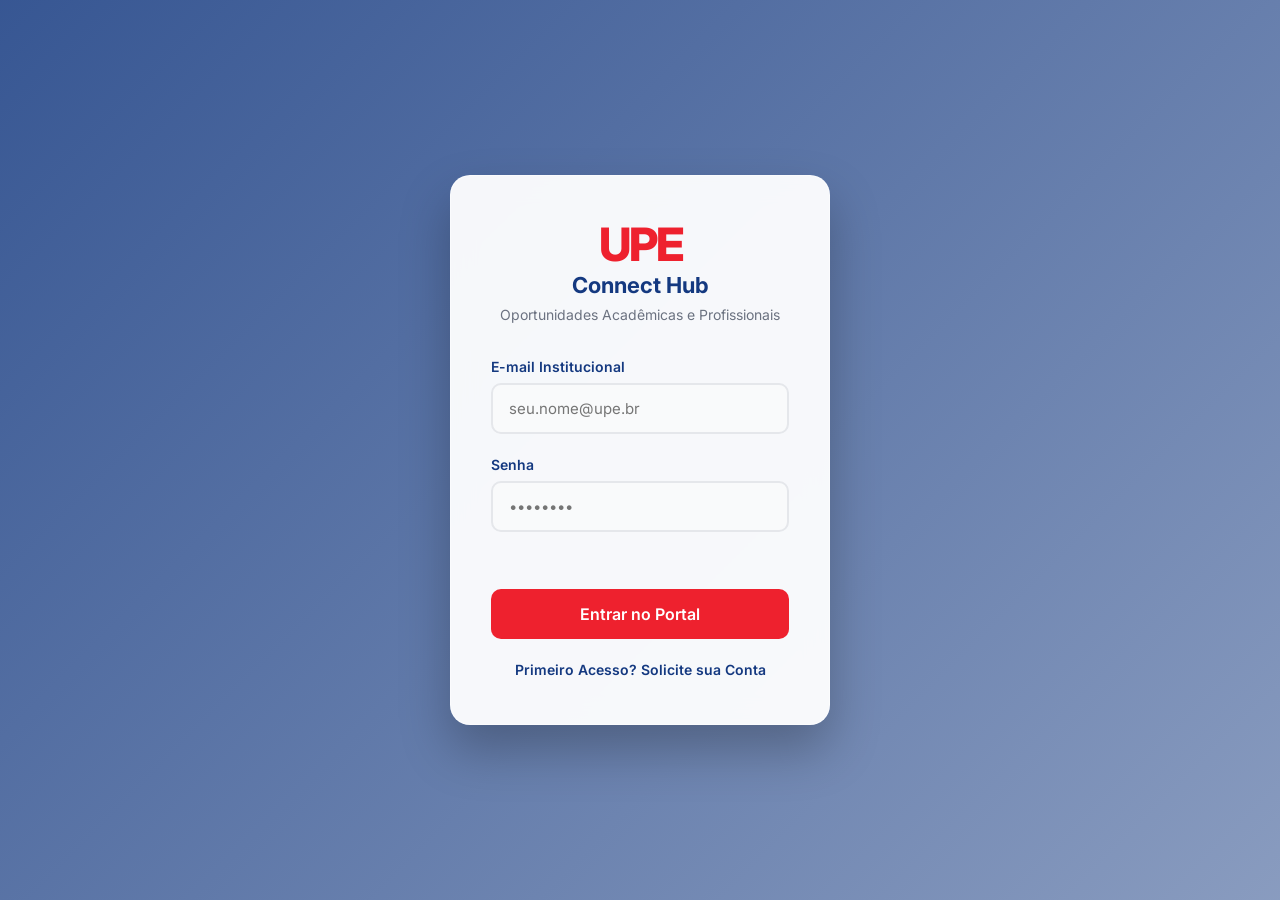
<file: frontend/index.html>
<!DOCTYPE html>
<html lang="pt-br">
<head>
    <meta charset="UTF-8">
    <meta name="viewport" content="width=device-width, initial-scale=1.0">
    <title>UPE Connect Hub - Login</title>
    <link rel="stylesheet" href="css/style.css">
    <link href="https://fonts.googleapis.com/css2?family=Inter:wght@300;400;600;700&display=swap" rel="stylesheet">
</head>
<body>
    <div class="login-container">
        <div class="glass-card">
            <div class="logo-area">
                <h1>UPE</h1>
                <h2>Connect Hub</h2>
                <p>Oportunidades Acadêmicas e Profissionais</p>
            </div>
            <form id="login-form">
                <div class="input-group">
                    <label for="email">E-mail Institucional</label>
                    <input type="email" id="email" name="email" required placeholder="seu.nome@upe.br">
                </div>
                <div class="input-group">
                    <label for="password">Senha</label>
                    <input type="password" id="password" name="password" required placeholder="••••••••">
                </div>
                <div id="error-message" class="error-message"></div>
                <button type="submit" class="btn-primary" id="login-btn">
                    <span>Entrar no Portal</span>
                </button>
            </form>
            <div style="text-align: center; margin-top: 20px;">
                <a href="cadastro.html" style="color: var(--upe-blue); font-size: 14px; text-decoration: none; font-weight: 600;">Primeiro Acesso? Solicite sua Conta</a>
            </div>
        </div>
    </div>
    <script src="js/api.js"></script>
</body>
</html>
</file>
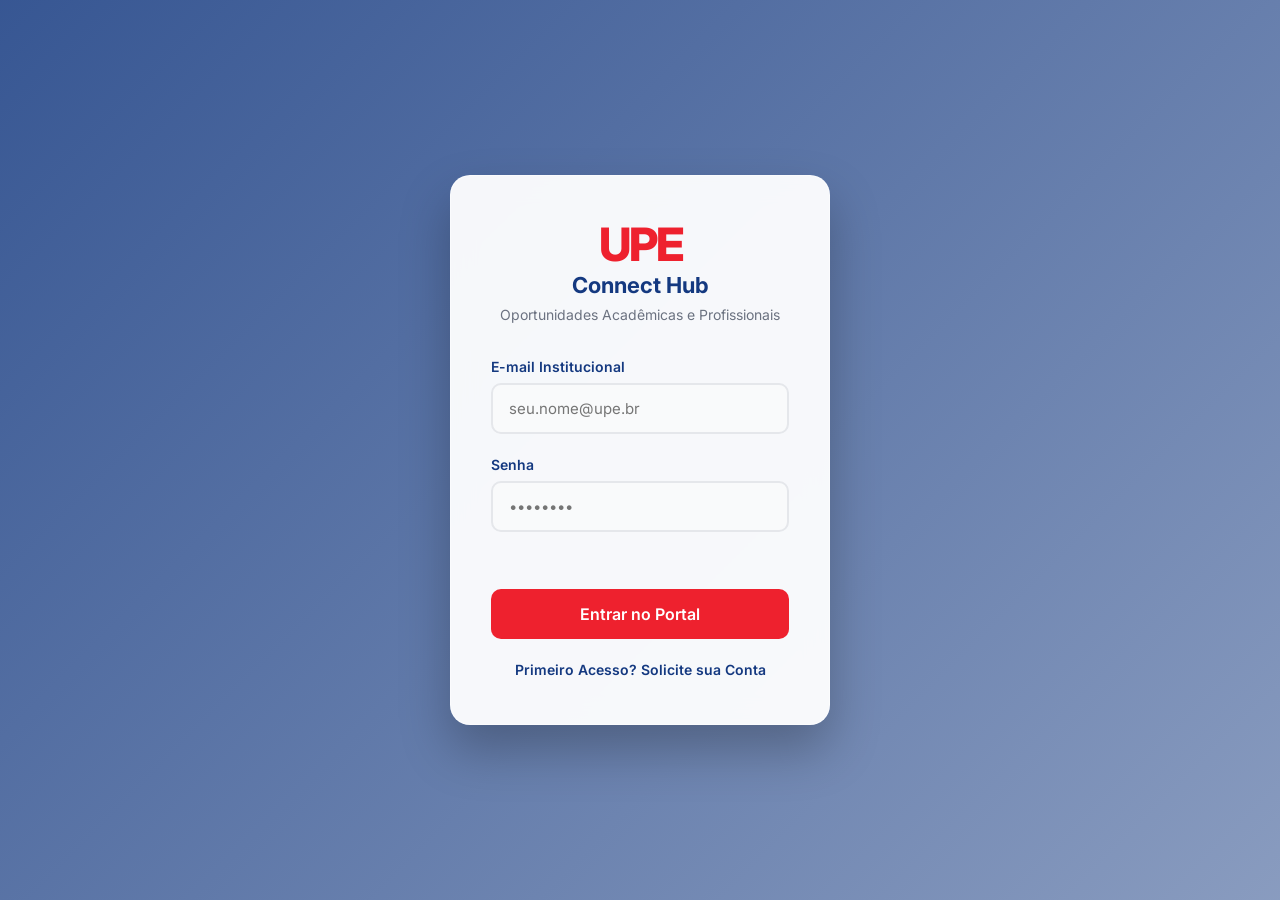
<file: frontend/admin.html>
<!DOCTYPE html>
<html lang="pt-br">
<head>
    <meta charset="UTF-8">
    <meta name="viewport" content="width=device-width, initial-scale=1.0">
    <title>Painel Gerencial - UPE Connect Hub</title>
    <link rel="stylesheet" href="css/style.css">
    <link href="https://fonts.googleapis.com/css2?family=Inter:wght@300;400;500;600;700&display=swap" rel="stylesheet">
</head>
<body class="dashboard-body">
    <nav class="navbar">
        <div class="nav-brand"><span>UPE</span> Admin Center</div>
        <div class="nav-user">
            <span id="user-name">Administrador</span>
            <a href="eventos.html" class="btn-primary" style="margin-right: 15px; padding: 6px 12px; background: transparent; border: 1px solid white; text-decoration: none;">Eventos</a>
            <a href="perfil.html" class="btn-primary" style="margin-right: 15px; padding: 6px 12px; background: transparent; border: 1px solid white; text-decoration: none;">Meu Perfil</a>
            <button id="logout-btn" class="btn-logout">Sair</button>
        </div>
    </nav>

    <!-- Modal Nova Vaga -->
    <div id="modal-vaga" style="display: none; position: fixed; top: 0; left: 0; width: 100%; height: 100%; background: rgba(0,0,0,0.5); align-items: center; justify-content: center; z-index: 1000;">
        <div style="background: white; padding: 30px; border-radius: 15px; width: 400px; box-shadow: 0 10px 30px rgba(0,0,0,0.2);">
            <h3 style="margin-bottom: 20px;">Editar Vaga (Modo Admin)</h3>
            <form id="form-nova-vaga">
                <div class="input-group">
                    <label>Título</label>
                    <input type="text" id="v_titulo" required>
                </div>
                <div class="input-group">
                    <label>Descrição</label>
                    <textarea id="v_descricao" required rows="3" style="width:100%; padding: 12px; border: 1px solid #e5e7eb; border-radius: 10px;"></textarea>
                </div>
                <div class="input-group">
                    <label>Data Limite</label>
                    <input type="date" id="v_data_limite" required>
                </div>
                <div class="input-group" style="display: flex; gap: 10px;">
                    <div style="flex:1;">
                        <label>Qtd. Vagas</label>
                        <input type="number" id="v_qtd" required min="1" value="1">
                    </div>
                    <div style="flex:1;">
                        <label>Tipo</label>
                        <select id="v_tipo" class="form-select" required>
                            <option value="1">Estágio</option>
                            <option value="2">Monitoria</option>
                            <option value="3">Bolsa PIBIC</option>
                            <option value="4">Projeto de Extensão</option>
                        </select>
                    </div>
                </div>
                
                <div style="display: flex; gap: 10px; margin-top: 20px;">
                    <button type="submit" class="btn-primary" style="flex:1;">Salvar Alterações</button>
                    <button type="button" class="btn-primary" style="flex:1; background-color:#ef4444;" onclick="document.getElementById('modal-vaga').style.display='none'">Cancelar</button>
                </div>
            </form>
        </div>
    </div>
    <main class="dashboard-container">
        <header class="dashboard-header">
            <h2 style="color: #111827;">Painel de Controle e Auditoria</h2>
            <p>Visão geral unificada do banco de dados e gestão de acessos.</p>
        </header>
        
        <!-- Estatísticas Gerais -->
        <div class="admin-stats-grid">
            <div class="stat-card" id="btn-usuarios-ativos">
                <h3>Usuários Ativos</h3>
                <h1 id="stat-usuarios">0</h1>
            </div>
            <div class="stat-card" id="btn-vagas">
                <h3>Vagas Publicadas</h3>
                <h1 id="stat-vagas">0</h1>
            </div>
            <div class="stat-card" id="btn-candidaturas">
                <h3>Candidaturas (Histórico)</h3>
                <h1 id="stat-candidaturas">0</h1>
            </div>
            <div class="stat-card" id="btn-eventos">
                <h3>Eventos (Histórico)</h3>
                <h1 id="stat-eventos">0</h1>
            </div>
            <div class="stat-card" id="btn-empresas" style="background: linear-gradient(135deg, #10b981 0%, #059669 100%); color: white;">
                <h3>Gestão de Empresas</h3>
                <h1 id="stat-empresas">🏢</h1>
            </div>
            <div class="stat-card" id="btn-logs" style="background: linear-gradient(135deg, #4f46e5 0%, #3730a3 100%); color: white;">
                <h3>Auditoria & Logs</h3>
                <h1 id="stat-logs">🕵️</h1>
            </div>
        </div>

        <div id="dynamic-panel" style="margin-top: 40px; background: white; padding: 25px; border-radius: 20px; box-shadow: 0 10px 30px rgba(0,0,0,0.05);">
            <h3 style="margin-bottom: 20px; color: var(--upe-red);">Aprovações Pendentes</h3>
            <p style="font-size: 14px; color: #6b7280; margin-bottom: 20px;">
                As contas abaixo foram criadas através do formulário de autocadastro e estão inativas (<code>ativo = FALSE</code>). Avalie e valide os usuários para liberar o acesso ao sistema.
            </p>
            <div style="overflow-x: auto;">
                <table class="admin-table">
                    <thead>
                        <tr>
                            <th>ID Banco</th>
                            <th>Nome de Usuário</th>
                            <th>E-mail Corporativo</th>
                            <th>Cargo Solicitado</th>
                            <th>Ação Administrativa</th>
                        </tr>
                    </thead>
                    <tbody id="usuarios-tbody">
                        <tr><td colspan="5">Conectando ao banco de dados...</td></tr>
                    </tbody>
                </table>
            </div>
        </div>
    </main>
    <script src="js/admin.js"></script>
</body>
</html>
</file>
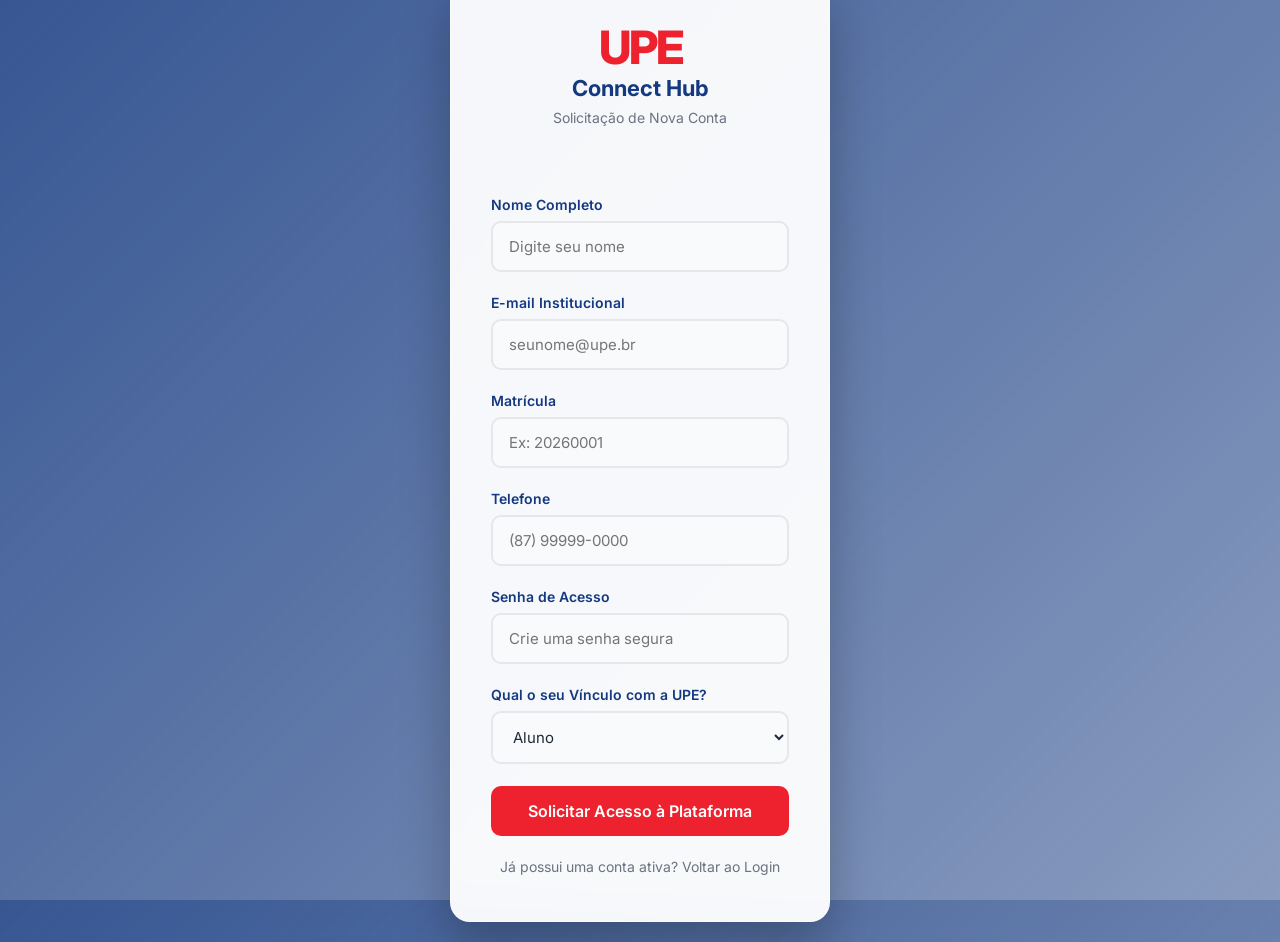
<file: frontend/cadastro.html>
<!DOCTYPE html>
<html lang="pt-br">
<head>
    <meta charset="UTF-8">
    <meta name="viewport" content="width=device-width, initial-scale=1.0">
    <title>Cadastro - UPE Connect Hub</title>
    <link rel="stylesheet" href="css/style.css">
    <link href="https://fonts.googleapis.com/css2?family=Inter:wght@300;400;600;700&display=swap" rel="stylesheet">
</head>
<body>
    <div class="login-container">
        <div class="glass-card">
            <div class="logo-area">
                <h1>UPE</h1>
                <h2>Connect Hub</h2>
                <p>Solicitação de Nova Conta</p>
            </div>
            
            <div id="error-box" class="error-message"></div>
            
            <form id="cadastro-form">
                <div class="input-group">
                    <label for="nome">Nome Completo</label>
                    <input type="text" id="nome" required placeholder="Digite seu nome">
                </div>
                
                <div class="input-group">
                    <label for="email">E-mail Institucional</label>
                    <input type="email" id="email" required placeholder="seunome@upe.br">
                </div>
                
                <div class="input-group">
                    <label for="matricula">Matrícula</label>
                    <input type="text" id="matricula" required placeholder="Ex: 20260001">
                </div>
                
                <div class="input-group">
                    <label for="telefone">Telefone</label>
                    <input type="text" id="telefone" required placeholder="(87) 99999-0000">
                </div>
                
                <div class="input-group">
                    <label for="senha">Senha de Acesso</label>
                    <input type="password" id="senha" required placeholder="Crie uma senha segura">
                </div>
                
                <div class="input-group">
                    <label for="tipo">Qual o seu Vínculo com a UPE?</label>
                    <select id="tipo" class="form-select" required>
                        <option value="1">Aluno</option>
                        <option value="2">Professor</option>
                        <option value="3">Coordenador</option>
                        <option value="4">Pesquisador</option>
                        <option value="5">Monitor</option>
                    </select>
                </div>
                
                <button type="submit" id="btn-cadastrar" class="btn-primary">
                    <span id="btn-text">Solicitar Acesso à Plataforma</span>
                </button>
            </form>
            <div style="text-align: center; margin-top: 20px;">
                <a href="index.html" style="color: var(--text-light); font-size: 14px; text-decoration: none;">Já possui uma conta ativa? Voltar ao Login</a>
            </div>
        </div>
    </div>
    <script src="js/cadastro.js"></script>
</body>
</html>
</file>
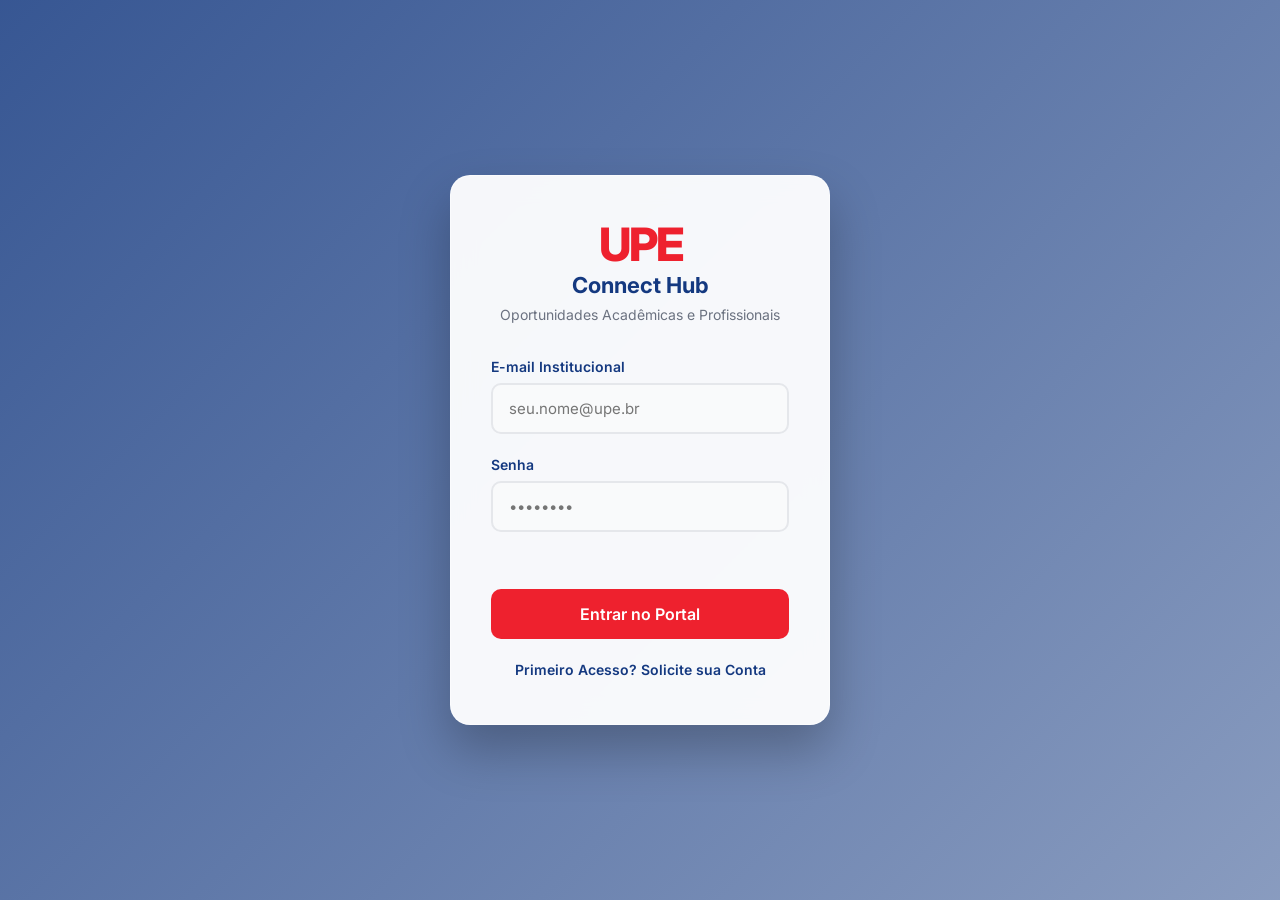
<file: frontend/dashboard.html>
<!DOCTYPE html>
<html lang="pt-br">
<head>
    <meta charset="UTF-8">
    <meta name="viewport" content="width=device-width, initial-scale=1.0">
    <title>Dashboard - UPE Connect Hub</title>
    <link rel="stylesheet" href="css/style.css">
    <link href="https://fonts.googleapis.com/css2?family=Inter:wght@300;400;600;700&display=swap" rel="stylesheet">
    <style>
        .tab-btn.active { color: var(--upe-blue) !important; border-bottom: 2px solid var(--upe-blue) !important; background: #eff6ff !important; }
        .vaga-tag { background: #f3f4f6; padding: 3px 8px; border-radius: 12px; font-size: 11px; color: #4b5563; display: inline-block; margin: 3px; }
        .candidatura-card { background: white; padding: 20px; border-radius: 12px; box-shadow: 0 4px 6px rgba(0,0,0,0.05); border-left: 5px solid #3b82f6; }
        .feedback-box { background: #fef3c7; border: 1px dashed #f59e0b; padding: 12px; border-radius: 8px; margin-top: 15px; font-size: 13px; color: #78350f; }
        .notif-item { padding: 12px 16px; border-bottom: 1px solid #f3f4f6; font-size: 13px; transition: 0.2s; }
        .notif-item:hover { background: #f9fafb; }
        .notif-unread { background: #eff6ff; border-left: 3px solid #3b82f6; }
    </style>
</head>
<body class="dashboard-body">
    <nav class="navbar">
        <div class="nav-brand"><span>UPE</span> Connect Hub</div>
        <div class="nav-user" style="display: flex; align-items: center;">
            <span id="user-name" style="margin-right: 15px;">Carregando...</span>
            
            <!-- Central de Notificações -->
            <div class="notif-bell-container" id="bell-container" style="position: relative; display: inline-block; margin-right: 20px; cursor: pointer; color: white;">
                <span id="notif-bell" style="font-size: 18px;">🔔</span>
                <span id="notif-count" style="display: none; position: absolute; top: -8px; right: -8px; background: #ef4444; color: white; border-radius: 50%; padding: 1px 5px; font-size: 9px; font-weight: bold; line-height: 1;">0</span>
                <!-- Dropdown de Notificações -->
                <div id="notif-dropdown" style="display: none; position: absolute; right: 0; top: 30px; width: 300px; background: white; border-radius: 12px; box-shadow: 0 10px 25px rgba(0,0,0,0.15); border: 1px solid #e5e7eb; z-index: 1001; max-height: 350px; overflow-y: auto; color: black; text-align: left; font-family: sans-serif;">
                    <div style="padding: 12px 16px; font-weight: bold; border-bottom: 1px solid #f3f4f6; color: #1e3a8a; font-size: 14px;">
                        Notificações Recentes
                    </div>
                    <div id="notif-items" style="padding: 5px 0;">
                        <p style="text-align: center; padding: 15px; color:#6b7280; font-size:12px;">Carregando...</p>
                    </div>
                </div>
            </div>

            <a href="eventos.html" class="btn-primary" style="margin-right: 15px; padding: 6px 12px; background: transparent; border: 1px solid white; text-decoration: none;">Eventos</a>
            <a href="perfil.html" class="btn-primary" style="margin-right: 15px; padding: 6px 12px; background: transparent; border: 1px solid white; text-decoration: none;">Meu Perfil</a>
            <button id="logout-btn" class="btn-logout">Sair</button>
        </div>
    </nav>
    <main class="dashboard-container">
        <header class="dashboard-header">
            <h2>Portal do Estudante</h2>
            <p>Monitore suas candidaturas, receba avisos e encontre novos projetos.</p>
        </header>

        <div class="tabs" style="display: flex; gap: 15px; margin-bottom: 25px; border-bottom: 2px solid #e5e7eb; padding-bottom: 1px;">
            <button class="tab-btn active" id="tab-btn-vagas" style="background: none; border: none; font-size: 15px; font-weight: 600; color: #6b7280; cursor: pointer; padding: 10px 15px; border-radius: 8px 8px 0 0; border-bottom: 2px solid transparent;" onclick="showTab('tab-vagas')">Vagas Abertas</button>
            <button class="tab-btn" id="tab-btn-candidaturas" style="background: none; border: none; font-size: 15px; font-weight: 600; color: #6b7280; cursor: pointer; padding: 10px 15px; border-radius: 8px 8px 0 0; border-bottom: 2px solid transparent;" onclick="showTab('tab-candidaturas')">Minhas Candidaturas</button>
        </div>

        <div id="tab-vagas" class="tab-content">
            <div id="vagas-grid" class="vagas-grid">
                <p class="loading-text">Consultando o banco de dados PostgreSQL...</p>
            </div>
        </div>

        <div id="tab-candidaturas" class="tab-content" style="display: none;">
            <div id="candidaturas-lista" style="display: flex; flex-direction: column; gap: 15px;">
                <p class="loading-text">Buscando candidaturas...</p>
            </div>
        </div>
    </main>

    <!-- Modal de Detalhes da Vaga -->
    <div id="modal-vaga" style="display: none; position: fixed; top: 0; left: 0; width: 100%; height: 100%; background: rgba(0,0,0,0.5); z-index: 2000; align-items: center; justify-content: center;">
        <div style="background: white; padding: 25px; border-radius: 12px; max-width: 500px; width: 90%; max-height: 80vh; overflow-y: auto; box-shadow: 0 10px 25px rgba(0,0,0,0.2);">
            <div style="display: flex; justify-content: space-between; align-items: center; margin-bottom: 15px; border-bottom: 1px solid #e5e7eb; padding-bottom: 10px;">
                <h2 id="modal-vaga-titulo" style="margin: 0; color: #1e3a8a;">Detalhes da Vaga</h2>
                <button onclick="fecharModalVaga()" style="background: none; border: none; font-size: 20px; cursor: pointer; color: #6b7280;">&times;</button>
            </div>
            <div id="modal-vaga-conteudo">
                <p>Carregando detalhes...</p>
            </div>
            <div style="margin-top: 20px; text-align: right;">
                <button onclick="fecharModalVaga()" class="btn-primary" style="background: #e5e7eb; color: #374151; border: none; padding: 8px 16px; border-radius: 6px; cursor: pointer;">Fechar</button>
            </div>
        </div>
    </div>

    <script>
        function fecharModalVaga() {
            document.getElementById('modal-vaga').style.display = 'none';
        }

        function showTab(tabId) {
            document.querySelectorAll('.tab-content').forEach(el => el.style.display = 'none');
            document.querySelectorAll('.tab-btn').forEach(el => el.classList.remove('active'));
            document.getElementById(tabId).style.display = 'block';
            
            if (tabId === 'tab-vagas') {
                document.getElementById('tab-btn-vagas').classList.add('active');
            } else {
                document.getElementById('tab-btn-candidaturas').classList.add('active');
                if (typeof carregarCandidaturas === 'function') {
                    carregarCandidaturas();
                }
            }
        }
    </script>
    <script src="js/dashboard.js"></script>
</body>
</html>
</file>
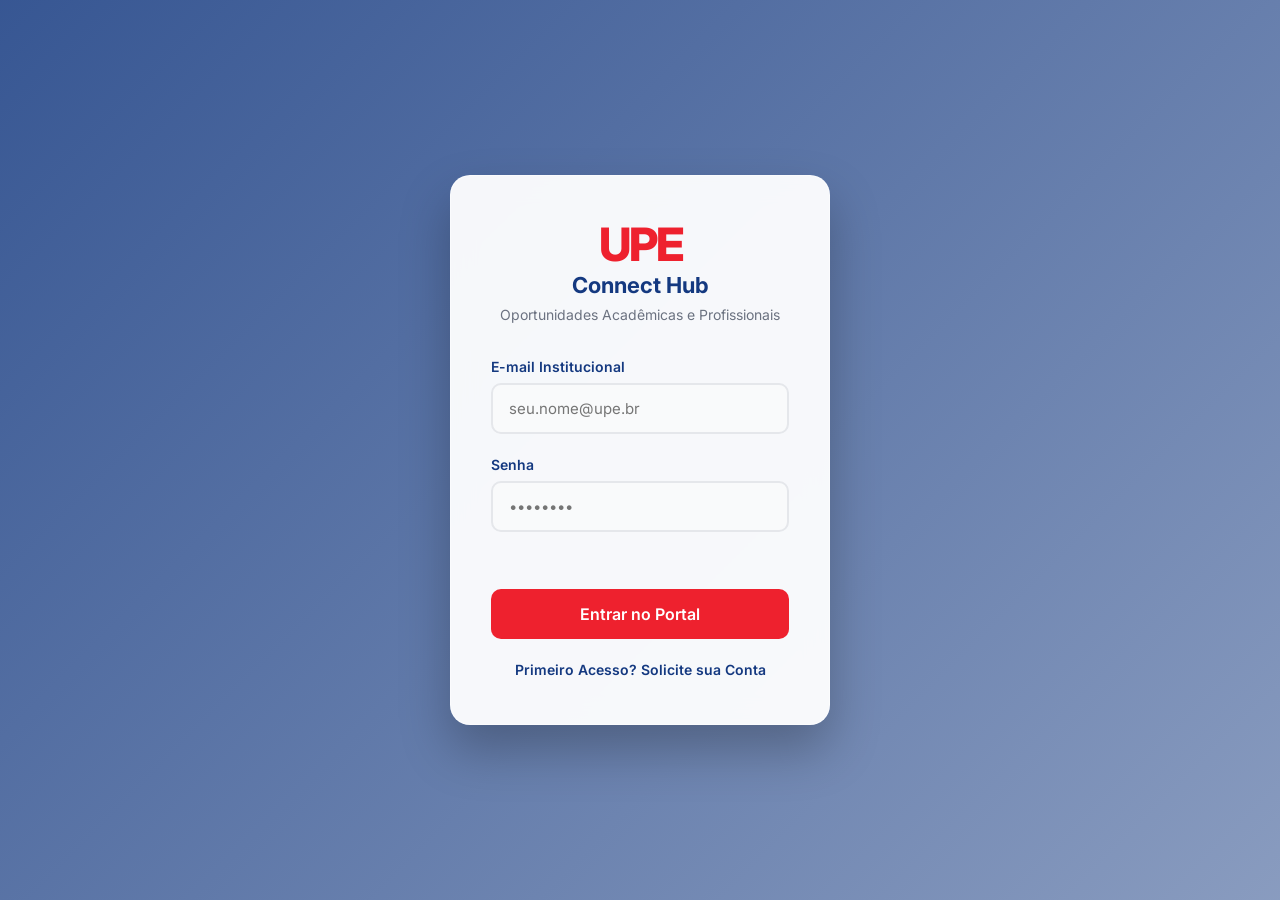
<file: frontend/eventos.html>
<!DOCTYPE html>
<html lang="pt-br">
<head>
    <meta charset="UTF-8">
    <meta name="viewport" content="width=device-width, initial-scale=1.0">
    <title>Eventos - UPE Connect Hub</title>
    <link rel="stylesheet" href="css/style.css">
    <link href="https://fonts.googleapis.com/css2?family=Inter:wght@300;400;600;700&display=swap" rel="stylesheet">
    <style>
        .tabs { display: flex; gap: 20px; margin-bottom: 20px; border-bottom: 2px solid #e5e7eb; padding-bottom: 10px; }
        .tab-btn { background: none; border: none; font-size: 16px; font-weight: 600; color: #6b7280; cursor: pointer; padding: 10px 15px; border-radius: 8px; transition: 0.3s; }
        .tab-btn.active { color: var(--upe-blue); background: #eff6ff; }
        .tab-btn:hover { color: var(--upe-blue); }
        .tab-content { display: none; }
        .tab-content.active { display: block; }
        .evento-card { background: white; padding: 20px; border-radius: 12px; box-shadow: 0 4px 6px rgba(0,0,0,0.05); margin-bottom: 20px; border-left: 4px solid var(--upe-blue); }
        .evento-card h3 { color: #1f2937; margin-bottom: 10px; }
        .evento-meta { font-size: 14px; color: #6b7280; margin-bottom: 15px; display: flex; gap: 15px; flex-wrap: wrap; }
        .evento-meta span { background: #f3f4f6; padding: 4px 10px; border-radius: 20px; }
    </style>
</head>
<body class="dashboard-body">
    <nav class="navbar">
        <div class="nav-brand"><span>UPE</span> Connect Hub</div>
        <div class="nav-user">
            <span id="user-name">Carregando...</span>
            <button id="btn-voltar" class="btn-primary" style="margin-right: 15px; padding: 6px 12px; background: transparent; border: 1px solid white; text-decoration: none;">Voltar ao Painel</button>
            <button id="logout-btn" class="btn-logout" style="padding: 6px 12px;">Sair</button>
        </div>
    </nav>
    <main class="dashboard-container" style="max-width: 900px;">
        <header class="dashboard-header" style="text-align: left; margin-bottom: 30px;">
            <h2>Módulo de Eventos e Monitorias</h2>
            <p>Gerencie participações, inscreva-se em eventos e emita certificados acadêmicos.</p>
        </header>

        <div class="tabs">
            <button class="tab-btn active" onclick="showTab('tab-proximos', this)">Próximos Eventos</button>
            <button class="tab-btn" onclick="showTab('tab-meus', this)">Minhas Inscrições</button>
            <button class="tab-btn" id="btn-tab-gestao" style="display: none;" onclick="showTab('tab-gestao', this)">Gestão Docente</button>
        </div>

        <!-- TAB: PRÓXIMOS EVENTOS -->
        <div id="tab-proximos" class="tab-content active">
            <div id="lista-eventos">
                <p style="text-align: center; color: #6b7280; margin-top: 40px;">Carregando eventos...</p>
            </div>
        </div>

        <!-- TAB: MINHAS INSCRIÇÕES -->
        <div id="tab-meus" class="tab-content">
            <div id="minhas-inscricoes-lista" style="display: flex; flex-direction: column; gap: 20px;">
                <p style="text-align: center; color: #6b7280; margin-top: 40px;">Carregando suas inscrições...</p>
            </div>
        </div>

        <!-- TAB: GESTÃO (DOCENTE) -->
        <div id="tab-gestao" class="tab-content">
            <div style="background: white; padding: 30px; border-radius: 12px; box-shadow: 0 4px 6px rgba(0,0,0,0.05); margin-bottom: 30px;">
                <h3 style="margin-bottom: 20px; color: var(--upe-blue);">Publicar Novo Evento</h3>
                <form id="form-criar-evento" style="display: grid; grid-template-columns: 1fr 1fr; gap: 20px;">
                    <div style="grid-column: 1 / -1;">
                        <label>Título do Evento / Monitoria</label>
                        <input type="text" id="ev_titulo" style="width: 100%; padding: 12px; border: 1px solid #e5e7eb; border-radius: 10px; font-size: 14px; background: #f9fafb;" required>
                    </div>
                    <div style="grid-column: 1 / -1;">
                        <label>Descrição Completa</label>
                        <textarea id="ev_descricao" rows="4" style="width: 100%; padding: 12px; border: 1px solid #e5e7eb; border-radius: 10px; font-size: 14px; background: #f9fafb;" required></textarea>
                    </div>
                    <div>
                        <label>Data de Início</label>
                        <input type="datetime-local" id="ev_inicio" style="width: 100%; padding: 12px; border: 1px solid #e5e7eb; border-radius: 10px; font-size: 14px; background: #f9fafb;" required>
                    </div>
                    <div>
                        <label>Data de Fim</label>
                        <input type="datetime-local" id="ev_fim" style="width: 100%; padding: 12px; border: 1px solid #e5e7eb; border-radius: 10px; font-size: 14px; background: #f9fafb;" required>
                    </div>
                    <div>
                        <label>Localização (Sala/Online)</label>
                        <input type="text" id="ev_local" style="width: 100%; padding: 12px; border: 1px solid #e5e7eb; border-radius: 10px; font-size: 14px; background: #f9fafb;" required>
                    </div>
                    <div>
                        <label>Vagas Disponíveis</label>
                        <input type="text" id="ev_vagas" placeholder="Ex: 50 vagas, Ilimitado..." style="width: 100%; padding: 12px; border: 1px solid #e5e7eb; border-radius: 10px; font-size: 14px; background: #f9fafb;" required>
                    </div>
                    <div style="grid-column: 1 / -1;">
                        <label>Carga Horária (em horas)</label>
                        <input type="number" id="ev_carga" style="width: 100%; max-width: 200px; padding: 12px; border: 1px solid #e5e7eb; border-radius: 10px; font-size: 14px; background: #f9fafb;" required>
                    </div>
                    <div style="grid-column: 1 / -1; text-align: right; margin-top: 10px;">
                        <button type="submit" class="btn-primary" style="width: 200px;">Publicar Evento</button>
                    </div>
                </form>
            </div>
            <div style="background: white; padding: 30px; border-radius: 12px; box-shadow: 0 4px 6px rgba(0,0,0,0.05); margin-bottom: 30px;">
                <h3 style="margin-bottom: 20px; color: var(--upe-blue);">Alocar Monitor à Equipe do Evento</h3>
                <p style="color: #6b7280; margin-bottom: 20px;">Vincule um estudante à organização do evento. Isso garantirá um certificado diferenciado (de organização/monitoria).</p>
                <form id="form-alocar-monitor" style="display: flex; gap: 15px; align-items: flex-end;">
                    <div style="flex: 1;">
                        <label>ID do Evento</label>
                        <input type="number" id="eq_id_evento" placeholder="Ex: 1" style="width: 100%; padding: 12px; border: 1px solid #e5e7eb; border-radius: 10px; font-size: 14px; background: #f9fafb;" required>
                    </div>
                    <div style="flex: 2;">
                        <label>E-mail do Aluno</label>
                        <input type="email" id="eq_email" placeholder="aluno@upe.br" style="width: 100%; padding: 12px; border: 1px solid #e5e7eb; border-radius: 10px; font-size: 14px; background: #f9fafb;" required>
                    </div>
                    <div style="flex: 1;">
                        <label>Papel</label>
                        <select id="eq_papel" class="form-select" style="width: 100%; padding: 12px; border: 1px solid #e5e7eb; border-radius: 10px; font-size: 14px; background: #f9fafb;" required>
                            <option value="">Selecione...</option>
                        </select>
                    </div>
                    <button type="submit" class="btn-primary" style="width: auto; padding: 0 30px; height: 42px;">Adicionar</button>
                </form>
            </div>
            
            <div style="background: white; padding: 30px; border-radius: 12px; box-shadow: 0 4px 6px rgba(0,0,0,0.05);">
                <h3 style="margin-bottom: 20px; color: var(--upe-blue);">Geração de Certificados em Lote</h3>
                <p style="color: #6b7280; margin-bottom: 20px;">Informe o ID do evento para processar a emissão dos certificados na tabela <code>certificados</code> para todos os alunos que possuírem presença confirmada na tabela <code>participacoes</code>.</p>
                <div style="display: flex; gap: 15px;">
                    <input type="number" id="ev_id_cert" placeholder="Digite o ID do Evento" style="width: 200px; padding: 12px; border: 1px solid #e5e7eb; border-radius: 10px; font-size: 14px; background: #f9fafb;">
                    <button class="btn-primary" onclick="gerarCertificados()" style="width: auto; background-color: #F59E0B; padding: 0 30px;">Processar Certificados</button>
                </div>
            </div>
        </div>

    </main>

    <!-- Modal Certificado -->
    <div id="modal-certificado" style="display: none; position: fixed; top: 0; left: 0; width: 100%; height: 100%; background: rgba(0,0,0,0.6); align-items: center; justify-content: center; z-index: 1000; padding: 20px;">
        <div style="background: #fffdf5; padding: 40px; border-radius: 8px; width: 100%; max-width: 650px; box-shadow: 0 15px 45px rgba(0,0,0,0.3); border: 12px double #1e3a8a; text-align: center; font-family: 'Georgia', serif; color: #1e3a8a; position: relative;">
            <button onclick="document.getElementById('modal-certificado').style.display='none'" style="position: absolute; top: 10px; right: 15px; background: none; border: none; font-size: 24px; font-weight: bold; cursor: pointer; color: #ef4444;">&times;</button>
            <h1 style="font-size: 30px; margin: 0 0 10px 0; font-family: 'Times New Roman', serif;">CERTIFICADO DE PARTICIPAÇÃO</h1>
            <p style="font-size: 11px; letter-spacing: 2px; margin-bottom: 25px; color: #4b5563;">UNIVERSIDADE DE PERNAMBUCO (UPE)</p>
            
            <p style="font-size: 16px; line-height: 1.6; margin-bottom: 30px; color: #374151;">
                Certificamos para os devidos fins de direito que o(a) estudante <br>
                <strong id="cert-aluno-nome" style="font-size: 20px; color: #1e3a8a; text-decoration: underline;">Nome do Aluno</strong><br>
                participou das atividades acadêmicas do evento / monitoria:<br>
                <strong id="cert-evento-titulo" style="font-size: 18px; color: #1e3a8a;">Título do Evento</strong><br>
                na qualidade de <span id="cert-papel" style="font-weight: bold;">Ouvinte</span>, cumprindo carga horária total de <br>
                <strong id="cert-carga" style="font-size: 16px;">X horas</strong>.
            </p>
            
            <div style="margin-top: 40px; display: flex; justify-content: space-between; align-items: flex-end; font-size: 11px; color: #4b5563;">
                <div style="text-align: left;">
                    Código de Validação:<br>
                    <span id="cert-codigo" style="font-family: monospace; font-weight: bold; color: #111827;">UUID-AQUI</span>
                </div>
                <div style="text-align: right;">
                    Emissão: <span id="cert-data-emissao">DD/MM/AAAA</span>
                </div>
            </div>
        </div>
    </div>

    <script>
        function showTab(tabId, btn) {
            document.querySelectorAll('.tab-content').forEach(el => el.classList.remove('active'));
            document.querySelectorAll('.tab-btn').forEach(el => el.classList.remove('active'));
            document.getElementById(tabId).classList.add('active');
            btn.classList.add('active');
        }
    </script>
    <script src="js/eventos.js"></script>
</body>
</html>
</file>
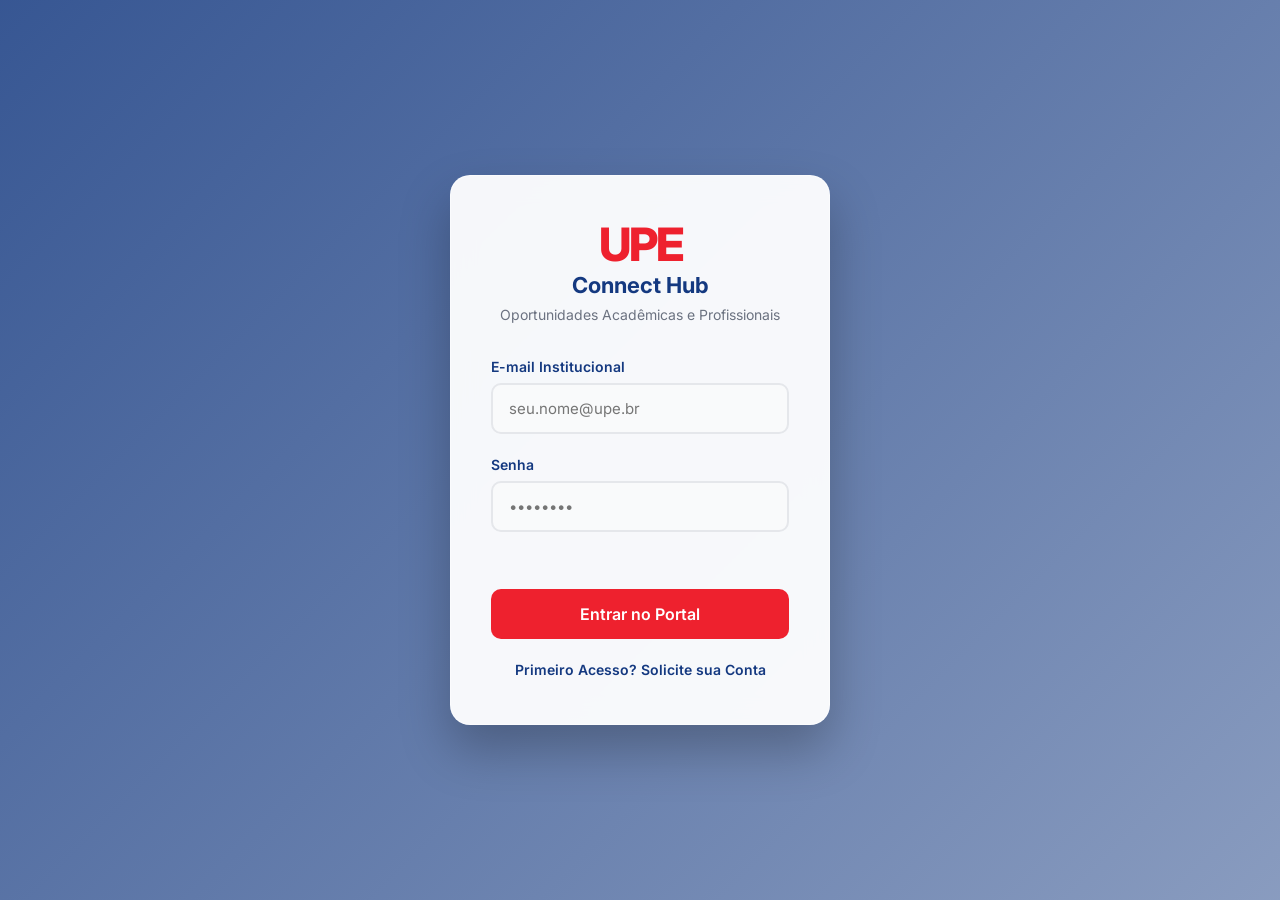
<file: frontend/monitor.html>
<!DOCTYPE html>
<html lang="pt-br">
<head>
    <meta charset="UTF-8">
    <meta name="viewport" content="width=device-width, initial-scale=1.0">
    <title>Painel do Monitor - UPE Connect Hub</title>
    <link rel="stylesheet" href="css/style.css">
    <link href="https://fonts.googleapis.com/css2?family=Inter:wght@300;400;500;600;700&display=swap" rel="stylesheet">
</head>
<body class="dashboard-body">
    <nav class="navbar" style="background-color: #7c3aed;">
        <div class="nav-brand"><span>UPE</span> Apoio Monitoria</div>
        <div class="nav-user">
            <span id="monitor-name">Carregando...</span>
            <a href="eventos.html" class="btn-primary" style="margin-right: 15px; padding: 6px 12px; background: transparent; border: 1px solid white; text-decoration: none;">Eventos</a>
            <a href="perfil.html" class="btn-primary" style="margin-right: 15px; padding: 6px 12px; background: transparent; border: 1px solid white; text-decoration: none;">Meu Perfil</a>
            <button id="logout-btn" class="btn-logout">Sair</button>
        </div>
    </nav>
    <main class="dashboard-container">
        <header class="dashboard-header">
            <h2 style="color: #7c3aed;">Suporte Estudantil e Eventos</h2>
            <p>Gerencie suas participações em eventos como membro de apoio acadêmico.</p>
        </header>
        
        <div style="background: white; padding: 25px; border-radius: 20px; box-shadow: 0 10px 30px rgba(0,0,0,0.05); margin-top: 40px;">
            <h3 style="margin-bottom: 20px; color: var(--upe-blue);">Meus Dados Cadastrais</h3>
            <div id="dados-monitor" style="display: grid; grid-template-columns: 1fr 1fr; gap: 20px; font-size: 14px;">
                <p><strong>Nome:</strong> <span id="m-nome">...</span></p>
                <p><strong>Matrícula:</strong> <span id="m-mat">...</span></p>
                <p><strong>E-mail:</strong> <span id="m-email">...</span></p>
                <p><strong>Vínculo:</strong> <span id="m-tipo">...</span></p>
            </div>
        </div>

        <div style="margin-top: 40px; text-align: center; color: #6b7280;">
            <p>Em breve: Módulo de Inscrição e Emissão de Certificados de Monitoria em Eventos.</p>
        </div>
    </main>
    <script src="js/monitor.js"></script>
</body>
</html>
</file>
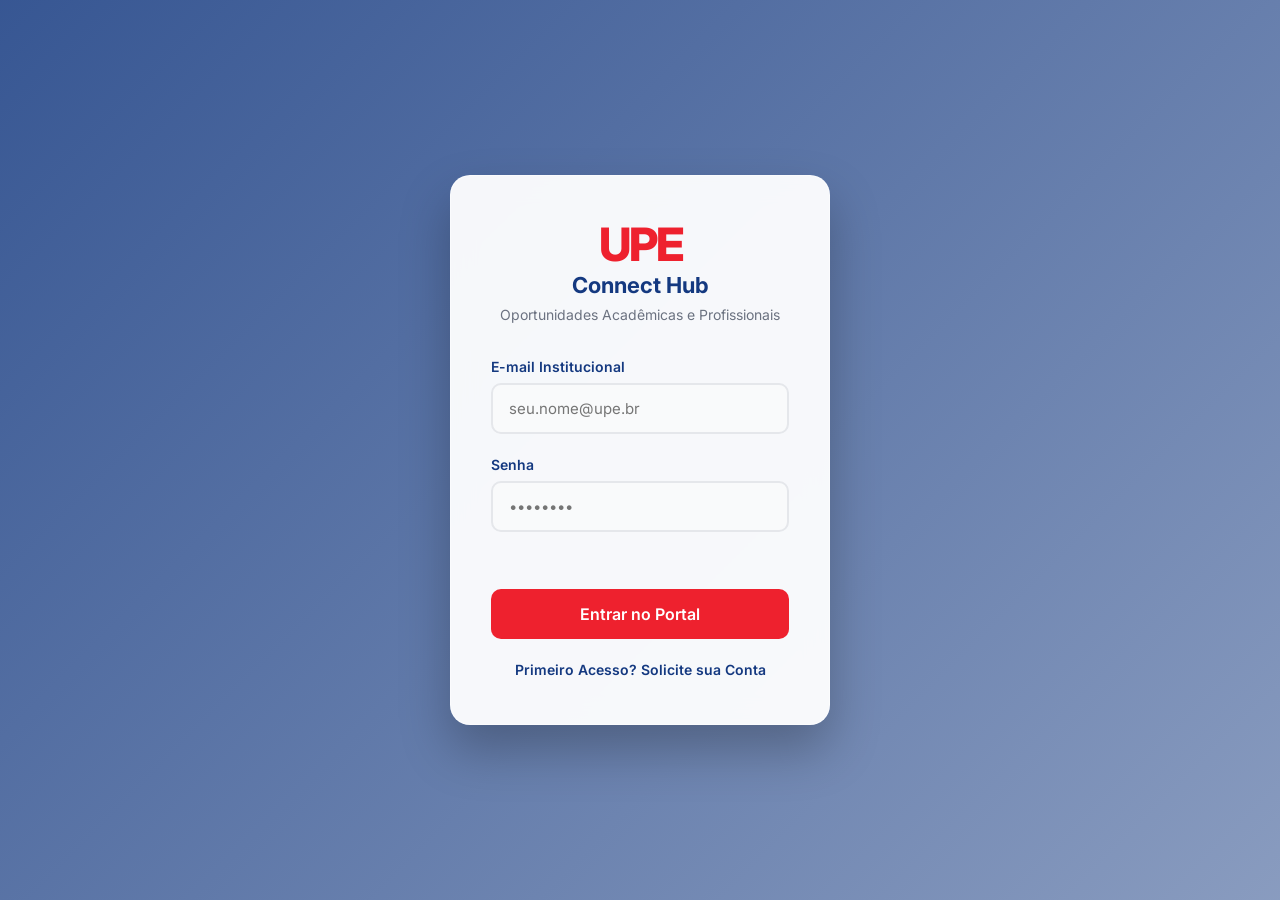
<file: frontend/perfil.html>
<!DOCTYPE html>
<html lang="pt-BR">
<head>
    <meta charset="UTF-8">
    <meta name="viewport" content="width=device-width, initial-scale=1.0">
    <title>UPE ConnectHub - Meu Perfil</title>
    <link rel="stylesheet" href="css/style.css">
    <style>
        .profile-container {
            max-width: 800px;
            margin: 40px auto;
            background: white;
            padding: 40px;
            border-radius: 20px;
            box-shadow: 0 10px 30px rgba(0,0,0,0.05);
        }
        .form-grid {
            display: grid;
            grid-template-columns: 1fr 1fr;
            gap: 20px;
        }
        .full-width {
            grid-column: 1 / -1;
        }
    </style>
</head>
<body class="dashboard-body">
    <nav class="navbar">
        <div class="logo">UPE <span>ConnectHub</span></div>
        <div class="nav-links">
            <span id="user-name" style="color: white; margin-right: 20px;"></span>
            <button id="btn-voltar" class="btn-primary" style="background-color: transparent; border: 1px solid white;">Voltar ao Painel</button>
            <button id="logout-btn" class="btn-primary" style="background-color: #ef4444;">Sair</button>
        </div>
    </nav>

    <main class="profile-container">
        <h2 style="color: var(--upe-blue); margin-bottom: 10px;">Meu Perfil Acadêmico</h2>
        <p style="color: #6b7280; margin-bottom: 30px;">Preencha seus dados para aumentar suas chances nos processos seletivos.</p>

        <form id="form-perfil">
            <div class="form-grid">
                <div class="input-group">
                    <label>Curso</label>
                    <select id="p_curso" class="form-select" required>
                        <option value="">Selecione o Curso...</option>
                        <option value="1">Licenciatura em Computação</option>
                        <option value="2">Engenharia de Software</option>
                        <option value="3">Psicologia</option>
                        <option value="4">Matemática</option>
                        <option value="5">Medicina</option>
                    </select>
                </div>
                <div class="input-group">
                    <label>Período Atual</label>
                    <input type="number" id="p_periodo" min="1" max="12" required placeholder="Ex: 5">
                </div>
                
                <div class="input-group full-width">
                    <label>URL da Foto de Perfil</label>
                    <input type="url" id="p_foto" placeholder="https://exemplo.com/minhafoto.jpg">
                </div>

                <div class="input-group">
                    <label>LinkedIn</label>
                    <input type="url" id="p_linkedin" placeholder="https://linkedin.com/in/seu-perfil">
                </div>
                <div class="input-group">
                    <label>GitHub</label>
                    <input type="url" id="p_github" placeholder="https://github.com/seu-usuario">
                </div>

                <div class="input-group full-width">
                    <label>Biografia (Apresentação)</label>
                    <textarea id="p_biografia" rows="4" style="width:100%; padding: 12px; border: 1px solid #e5e7eb; border-radius: 10px;" placeholder="Conte um pouco sobre você, seus interesses e objetivos..."></textarea>
                </div>
            </div>

            <div style="margin-top: 30px; display: flex; justify-content: flex-end;">
                <button type="submit" class="btn-primary" style="width: 200px;">Salvar Perfil</button>
            </div>
        </form>

        <hr style="margin: 40px 0; border: none; border-top: 1px solid #e5e7eb;">

        <!-- Seção de Habilidades -->
        <h3 style="color: var(--upe-blue); margin-bottom: 15px;">Minhas Habilidades</h3>
        <form id="form-habilidade" style="display: flex; gap: 15px; margin-bottom: 20px;">
            <select id="hab_select" class="form-select" style="flex: 1;" required>
                <option value="">Selecione a habilidade...</option>
            </select>
            <select id="hab_nivel" class="form-select" style="width: 200px;" required>
                <option value="">Selecione o nível...</option>
                <option value="Básico">Básico</option>
                <option value="Intermediário">Intermediário</option>
                <option value="Avançado">Avançado</option>
            </select>
            <button type="submit" class="btn-primary" style="background-color: #10B981; width: auto; padding: 0 20px;">Adicionar</button>
        </form>
        <table style="width: 100%; border-collapse: collapse; margin-bottom: 40px; text-align: left;">
            <thead>
                <tr style="border-bottom: 2px solid #e5e7eb;">
                    <th style="padding: 10px;">Habilidade</th>
                    <th style="padding: 10px;">Nível</th>
                    <th style="padding: 10px; width: 80px; text-align: center;">Ação</th>
                </tr>
            </thead>
            <tbody id="habilidades-tbody">
                <tr><td colspan="3" style="text-align: center; padding: 15px; color: #6b7280;">Carregando...</td></tr>
            </tbody>
        </table>

        <!-- Seção de Certificações -->
        <h3 style="color: var(--upe-blue); margin-bottom: 15px;">Minhas Certificações</h3>
        <form id="form-certificacao" style="display: flex; gap: 15px; margin-bottom: 20px;">
            <select id="cert_select" class="form-select" style="flex: 1;" required>
                <option value="">Selecione a certificação...</option>
            </select>
            <input type="date" id="cert_data" style="width: 200px; padding: 12px; border: 1px solid #e5e7eb; border-radius: 10px; font-size: 14px; background: #f9fafb;" required>
            <button type="submit" class="btn-primary" style="background-color: #10B981; width: auto; padding: 0 20px;">Adicionar</button>
        </form>
        <table style="width: 100%; border-collapse: collapse; text-align: left;">
            <thead>
                <tr style="border-bottom: 2px solid #e5e7eb;">
                    <th style="padding: 10px;">Certificação / Instituição</th>
                    <th style="padding: 10px;">Data Conclusão</th>
                    <th style="padding: 10px; width: 80px; text-align: center;">Ação</th>
                </tr>
            </thead>
            <tbody id="certificacoes-tbody">
                <tr><td colspan="3" style="text-align: center; padding: 15px; color: #6b7280;">Carregando...</td></tr>
            </tbody>
        </table>

        <hr style="margin: 40px 0; border: none; border-top: 1px solid #e5e7eb;">

        <!-- Seção de Áreas de Interesse -->
        <h3 style="color: var(--upe-blue); margin-bottom: 15px;">Minhas Áreas de Interesse</h3>
        <form id="form-area" style="display: flex; gap: 15px; margin-bottom: 20px;">
            <select id="area_select" class="form-select" style="flex: 1;" required>
                <option value="">Selecione a área de interesse...</option>
            </select>
            <button type="submit" class="btn-primary" style="background-color: #10B981; width: auto; padding: 0 20px;">Adicionar</button>
        </form>
        <table style="width: 100%; border-collapse: collapse; text-align: left; margin-bottom: 20px;">
            <thead>
                <tr style="border-bottom: 2px solid #e5e7eb;">
                    <th style="padding: 10px;">Área de Interesse</th>
                    <th style="padding: 10px;">Descrição</th>
                    <th style="padding: 10px; width: 80px; text-align: center;">Ação</th>
                </tr>
            </thead>
            <tbody id="areas-tbody">
                <tr><td colspan="3" style="text-align: center; padding: 15px; color: #6b7280;">Carregando...</td></tr>
            </tbody>
        </table>

    </main>

    <script src="js/perfil.js"></script>
</body>
</html>
</file>
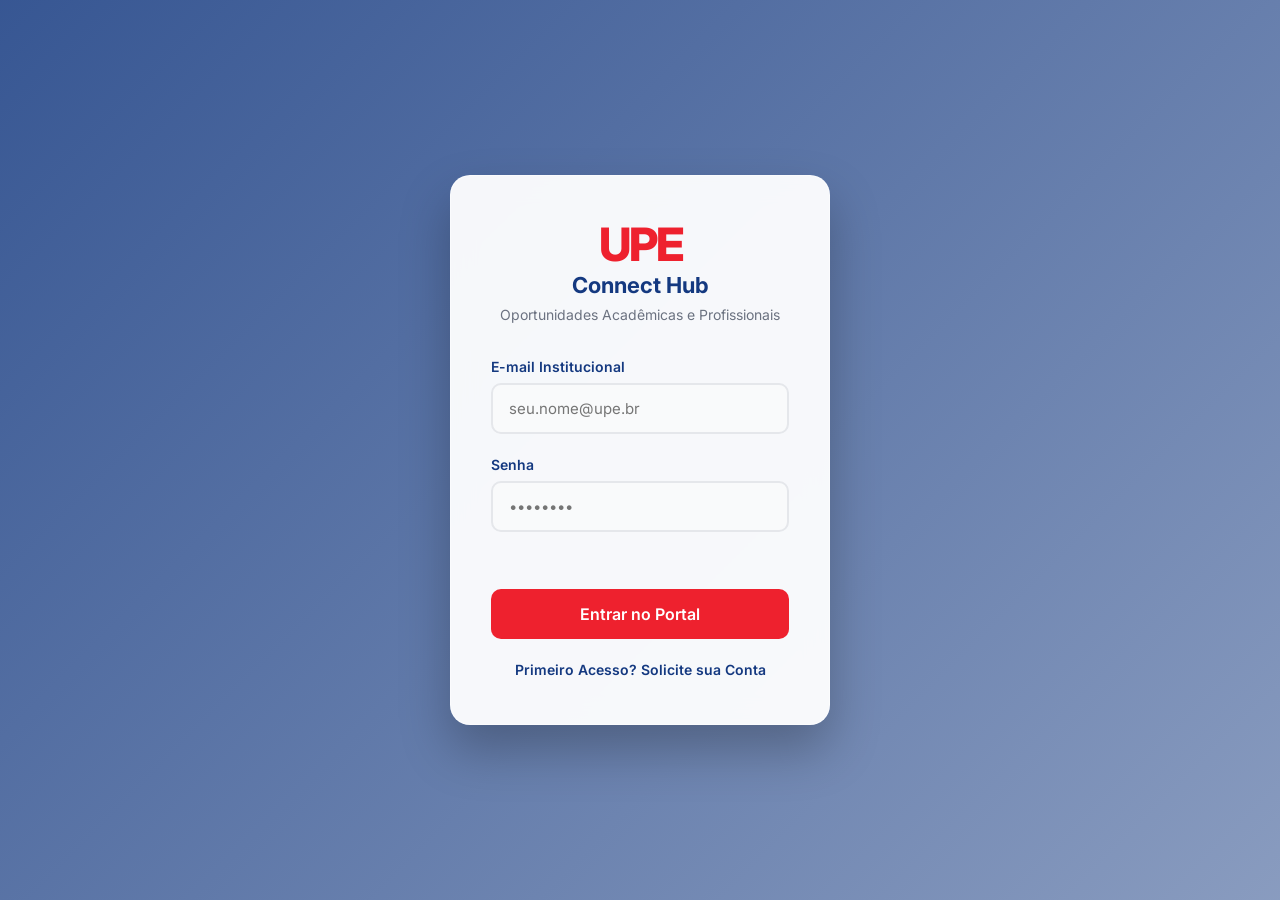
<file: frontend/pesquisador.html>
<!DOCTYPE html>
<html lang="pt-br">
<head>
    <meta charset="UTF-8">
    <meta name="viewport" content="width=device-width, initial-scale=1.0">
    <title>Painel do Pesquisador - UPE Connect Hub</title>
    <link rel="stylesheet" href="css/style.css">
    <link href="https://fonts.googleapis.com/css2?family=Inter:wght@300;400;500;600;700&display=swap" rel="stylesheet">
</head>
<body class="dashboard-body">
    <nav class="navbar" style="background-color: #047857;">
        <div class="nav-brand"><span>UPE</span> Núcleo de Pesquisa</div>
        <div class="nav-links">
            <span id="pesquisador-name" style="color: white; margin-right: 20px;"></span>
            <a href="eventos.html" class="btn-primary" style="margin-right: 15px; padding: 8px 16px; background: transparent; border: 1px solid white; text-decoration: none;">Eventos</a>
            <a href="perfil.html" class="btn-primary" style="margin-right: 15px; padding: 8px 16px; background: transparent; border: 1px solid white; text-decoration: none;">Meu Perfil</a>
            <button id="logout-btn" class="btn-primary" style="background-color: #ef4444;">Sair</button>
        </div>
    </nav>
    <main class="dashboard-container">
        <header class="dashboard-header" style="display: flex; justify-content: space-between; align-items: center;">
            <div>
                <h2 style="color: #047857;">Gestão de Projetos e Bolsistas</h2>
                <p>Acompanhe os processos seletivos de Iniciação Científica (PIBIC).</p>
            </div>
            <button class="btn-primary" style="background-color: #047857;" onclick="document.getElementById('modal-vaga').style.display='flex'">+ Publicar Novo Projeto</button>
        </header>

        <!-- Modal Nova Vaga -->
        <div id="modal-vaga" style="display: none; position: fixed; top: 0; left: 0; width: 100%; height: 100%; background: rgba(0,0,0,0.5); align-items: center; justify-content: center; z-index: 1000;">
            <div style="background: white; padding: 30px; border-radius: 15px; width: 400px; box-shadow: 0 10px 30px rgba(0,0,0,0.2);">
                <h3 style="margin-bottom: 20px;">Publicar Projeto/Bolsa</h3>
                <form id="form-nova-vaga">
                    <div class="input-group">
                        <label>Título do Projeto</label>
                        <input type="text" id="v_titulo" required>
                    </div>
                    <div class="input-group">
                        <label>Descrição</label>
                        <textarea id="v_descricao" required rows="3" style="width:100%; padding: 12px; border: 1px solid #e5e7eb; border-radius: 10px;"></textarea>
                    </div>
                    <div class="input-group">
                        <label>Prazo Final de Inscrição</label>
                        <input type="date" id="v_data_limite" required>
                    </div>
                    <div class="input-group" style="display: flex; gap: 10px;">
                        <div style="flex:1;">
                            <label>Qtd. Bolsas</label>
                            <input type="number" id="v_qtd" required min="1" value="1">
                        </div>
                        <div style="flex:1;">
                            <label>Tipo</label>
                            <select id="v_tipo" class="form-select" required>
                                <option value="3">Bolsa PIBIC</option>
                                <option value="4">Projeto de Extensão</option>
                            </select>
                        </div>
                    </div>
                    <div class="input-group">
                        <label>Habilidades Desejadas</label>
                        <select id="v_habilidades" class="form-select" multiple style="height: 80px;"></select>
                        <span style="font-size:11px;color:#6b7280;">Segure Ctrl para selecionar múltiplas.</span>
                    </div>
                    <div class="input-group">
                        <label>Requisitos (um por linha)</label>
                        <textarea id="v_requisitos" placeholder="Ex: Ter disponibilidade de 20h semanais&#10;Estar a partir do 4 período" rows="2" style="width:100%; padding: 12px; border: 1px solid #e5e7eb; border-radius: 10px; font-size: 13px;"></textarea>
                    </div>

                    <input type="hidden" id="v_empresa" value="1">
                    
                    <div style="display: flex; gap: 10px; margin-top: 20px;">
                        <button type="submit" class="btn-primary" style="flex:1; background-color: #047857;">Publicar</button>
                        <button type="button" class="btn-primary" style="flex:1; background-color:#ef4444;" onclick="document.getElementById('modal-vaga').style.display='none'">Cancelar</button>
                    </div>
                </form>
            </div>
        </div>
        
        <div style="display: flex; gap: 40px; margin-top: 20px; flex-wrap: wrap;">
            <div style="flex: 2; background: white; padding: 25px; border-radius: 20px; box-shadow: 0 10px 30px rgba(0,0,0,0.05); min-width: 400px;">
                <h3 style="margin-bottom: 20px; color: var(--upe-blue);">Meus Projetos / Vagas</h3>
                <div style="overflow-x: auto;">
                    <table class="admin-table">
                        <thead>
                            <tr>
                                <th>ID</th>
                                <th>Título do Projeto</th>
                                <th>Qtd. Bolsas</th>
                                <th>Prazo de Inscrição</th>
                                <th>Status</th>
                                <th>Ações</th>
                            </tr>
                        </thead>
                        <tbody id="vagas-tbody">
                            <tr><td colspan="6">Carregando vagas...</td></tr>
                        </tbody>
                    </table>
                </div>
            </div>
            
            <div id="painel-candidaturas" style="flex: 1.5; background: white; padding: 25px; border-radius: 20px; box-shadow: 0 10px 30px rgba(0,0,0,0.05); min-width: 300px; display: none;">
                <h3 style="margin-bottom: 20px; color: var(--upe-red);">Candidatos do Projeto <span id="vaga-ativa-id"></span></h3>
                <div style="overflow-x: auto;">
                    <table class="admin-table">
                        <thead>
                            <tr>
                                <th>Aluno Candidato</th>
                                <th>Status Atual</th>
                                <th>Avaliar</th>
                            </tr>
                        </thead>
                        <tbody id="candidaturas-tbody">
                        </tbody>
                    </table>
                </div>
            </div>
        </div>
    </main>
    <script src="js/docente.js"></script>
</body>
</html>
</file>
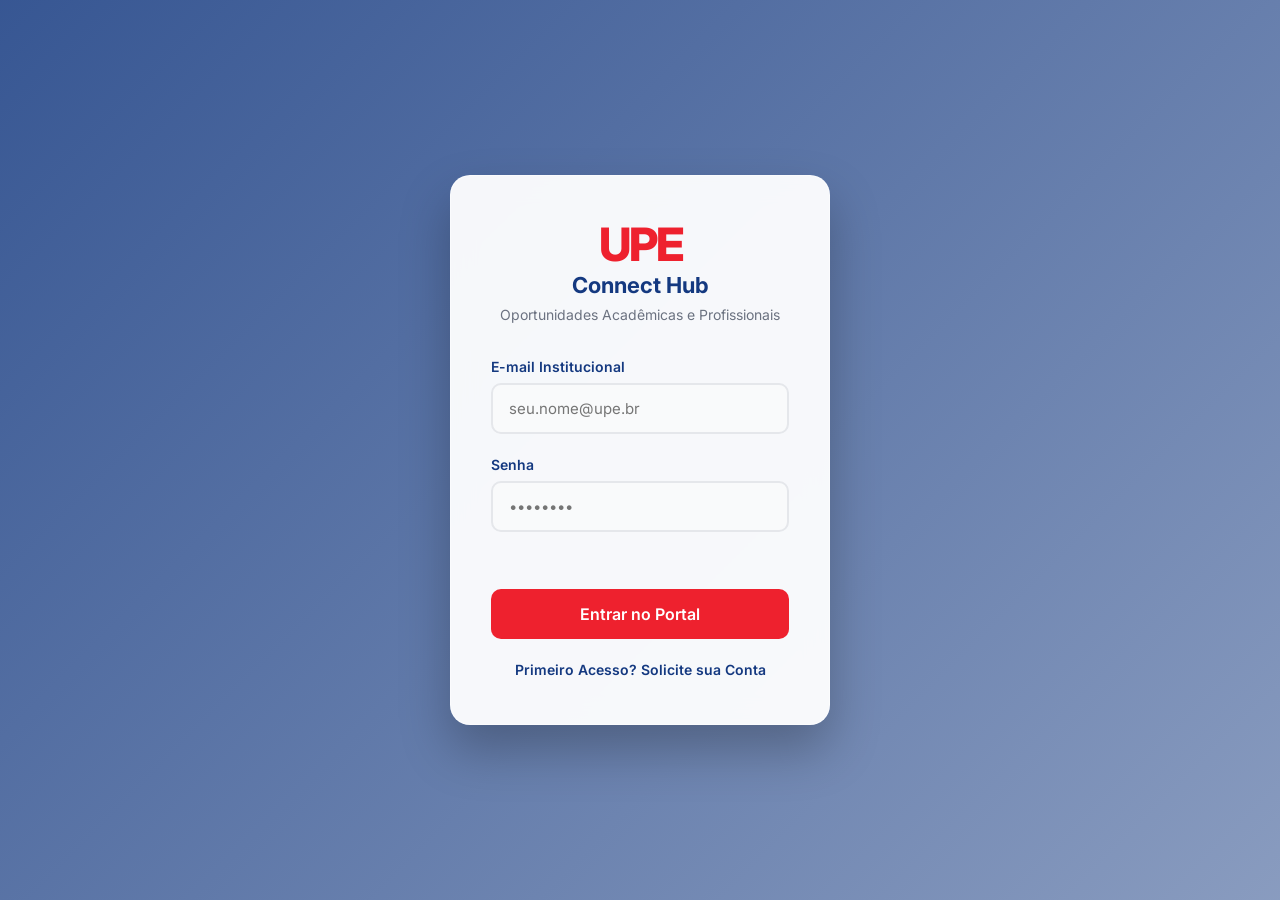
<file: frontend/professor.html>
<!DOCTYPE html>
<html lang="pt-br">
<head>
    <meta charset="UTF-8">
    <meta name="viewport" content="width=device-width, initial-scale=1.0">
    <title>Painel do Professor - UPE Connect Hub</title>
    <link rel="stylesheet" href="css/style.css">
    <link href="https://fonts.googleapis.com/css2?family=Inter:wght@300;400;500;600;700&display=swap" rel="stylesheet">
</head>
<body class="dashboard-body">
    <nav class="navbar" style="background-color: #1e3a8a;">
        <div class="nav-brand"><span>UPE</span> Portal do Professor</div>
        <div class="nav-links">
            <span id="docente-name" style="color: white; margin-right: 20px;"></span>
            <a href="eventos.html" class="btn-primary" style="margin-right: 15px; padding: 8px 16px; background: transparent; border: 1px solid white; text-decoration: none;">Eventos</a>
            <a href="perfil.html" class="btn-primary" style="margin-right: 15px; padding: 8px 16px; background: transparent; border: 1px solid white; text-decoration: none;">Meu Perfil</a>
            <button id="logout-btn" class="btn-primary" style="background-color: #ef4444;">Sair</button>
        </div>
    </nav>
    <main class="dashboard-container">
        <header class="dashboard-header" style="display: flex; justify-content: space-between; align-items: center;">
            <div>
                <h2 style="color: #1e3a8a;">Gestão de Vagas e Monitoria</h2>
                <p>Acompanhe os processos seletivos e avalie seus alunos.</p>
            </div>
            <button class="btn-primary" onclick="document.getElementById('modal-vaga').style.display='flex'">+ Publicar Nova Vaga</button>
        </header>

        <!-- Modal Nova Vaga -->
        <div id="modal-vaga" style="display: none; position: fixed; top: 0; left: 0; width: 100%; height: 100%; background: rgba(0,0,0,0.5); align-items: center; justify-content: center; z-index: 1000;">
            <div style="background: white; padding: 30px; border-radius: 15px; width: 400px; box-shadow: 0 10px 30px rgba(0,0,0,0.2);">
                <h3 style="margin-bottom: 20px;">Publicar Vaga/Projeto</h3>
                <form id="form-nova-vaga">
                    <div class="input-group">
                        <label>Título</label>
                        <input type="text" id="v_titulo" required>
                    </div>
                    <div class="input-group">
                        <label>Descrição</label>
                        <textarea id="v_descricao" required rows="3" style="width:100%; padding: 12px; border: 1px solid #e5e7eb; border-radius: 10px;"></textarea>
                    </div>
                    <div class="input-group">
                        <label>Data Limite</label>
                        <input type="date" id="v_data_limite" required>
                    </div>
                    <div class="input-group" style="display: flex; gap: 10px;">
                        <div style="flex:1;">
                            <label>Qtd. Vagas</label>
                            <input type="number" id="v_qtd" required min="1" value="1">
                        </div>
                        <div style="flex:1;">
                            <label>Tipo</label>
                            <select id="v_tipo" class="form-select" required>
                                <option value="2">Monitoria</option>
                                <option value="3">Bolsa PIBIC</option>
                                <option value="4">Projeto de Extensão</option>
                            </select>
                        </div>
                    </div>
                    <div class="input-group">
                        <label>Habilidades Desejadas</label>
                        <select id="v_habilidades" class="form-select" multiple style="height: 80px;"></select>
                        <span style="font-size:11px;color:#6b7280;">Segure Ctrl para selecionar múltiplas.</span>
                    </div>
                    <div class="input-group">
                        <label>Requisitos (um por linha)</label>
                        <textarea id="v_requisitos" placeholder="Ex: Ter disponibilidade de 20h semanais&#10;Estar a partir do 4 período" rows="2" style="width:100%; padding: 12px; border: 1px solid #e5e7eb; border-radius: 10px; font-size: 13px;"></textarea>
                    </div>

                    <!-- Em um sistema real o professor estaria atrelado ao departamento, aqui mockamos a empresa 1 para simplificar o DB local -->
                    <input type="hidden" id="v_empresa" value="1">
                    
                    <div style="display: flex; gap: 10px; margin-top: 20px;">
                        <button type="submit" class="btn-primary" style="flex:1;">Publicar</button>
                        <button type="button" class="btn-primary" style="flex:1; background-color:#ef4444;" onclick="document.getElementById('modal-vaga').style.display='none'">Cancelar</button>
                    </div>
                </form>
            </div>
        </div>
        
        <div style="display: flex; gap: 40px; margin-top: 20px; flex-wrap: wrap;">
            <div style="flex: 2; background: white; padding: 25px; border-radius: 20px; box-shadow: 0 10px 30px rgba(0,0,0,0.05); min-width: 400px;">
                <h3 style="margin-bottom: 20px; color: var(--upe-blue);">Minhas Vagas Publicadas</h3>
                <div style="overflow-x: auto;">
                    <table class="admin-table">
                        <thead>
                            <tr>
                                <th>ID</th>
                                <th>Título</th>
                                <th>Qtd. Vagas</th>
                                <th>Data Limite</th>
                                <th>Status</th>
                                <th>Ações</th>
                            </tr>
                        </thead>
                        <tbody id="vagas-tbody">
                            <tr><td colspan="6">Carregando vagas...</td></tr>
                        </tbody>
                    </table>
                </div>
            </div>
            
            <div id="painel-candidaturas" style="flex: 1.5; background: white; padding: 25px; border-radius: 20px; box-shadow: 0 10px 30px rgba(0,0,0,0.05); min-width: 300px; display: none;">
                <h3 style="margin-bottom: 20px; color: var(--upe-red);">Candidatos da Vaga <span id="vaga-ativa-id"></span></h3>
                <div style="overflow-x: auto;">
                    <table class="admin-table">
                        <thead>
                            <tr>
                                <th>Aluno</th>
                                <th>Status Atual</th>
                                <th>Avaliar</th>
                            </tr>
                        </thead>
                        <tbody id="candidaturas-tbody">
                        </tbody>
                    </table>
                </div>
            </div>
        </div>
    </main>
    <script src="js/docente.js"></script>
</body>
</html>
</file>
<file: frontend/css/style.css>
:root {
    --upe-blue: #143980;
    --upe-blue-dark: #0f2c66;
    --upe-red: #EE212E;
    --upe-red-dark: #c21a24;
    --bg-color: #f3f4f6;
    --text-dark: #1f2937;
    --text-light: #6b7280;
}

* {
    margin: 0;
    padding: 0;
    box-sizing: border-box;
    font-family: 'Inter', sans-serif;
}

body {
    background: linear-gradient(135deg, rgba(20, 57, 128, 0.85) 0%, rgba(20, 57, 128, 0.5) 100%), url('https://images.unsplash.com/photo-1541339907198-e08756dedf3f?ixlib=rb-1.2.1&auto=format&fit=crop&w=1950&q=80') center/cover no-repeat fixed;
    height: 100vh;
    display: flex;
    justify-content: center;
    align-items: center;
}

.login-container {
    width: 100%;
    max-width: 420px;
    padding: 20px;
}

.glass-card {
    background: rgba(255, 255, 255, 0.95);
    backdrop-filter: blur(12px);
    border-radius: 20px;
    padding: 45px 40px;
    box-shadow: 0 25px 50px rgba(0, 0, 0, 0.25);
    border: 1px solid rgba(255, 255, 255, 0.5);
    animation: fadeIn 0.6s ease-out;
}

@keyframes fadeIn {
    from { opacity: 0; transform: translateY(-20px); }
    to { opacity: 1; transform: translateY(0); }
}

.logo-area {
    text-align: center;
    margin-bottom: 35px;
}

.logo-area h1 {
    color: var(--upe-red);
    font-size: 46px;
    font-weight: 800;
    letter-spacing: -2px;
    line-height: 1;
}

.logo-area h2 {
    color: var(--upe-blue);
    font-size: 22px;
    font-weight: 700;
    margin-top: 5px;
    margin-bottom: 8px;
}

.logo-area p {
    color: var(--text-light);
    font-size: 14px;
}

.input-group {
    margin-bottom: 22px;
}

.input-group label {
    display: block;
    margin-bottom: 8px;
    color: var(--upe-blue);
    font-weight: 600;
    font-size: 14px;
}

.input-group input {
    width: 100%;
    padding: 14px 16px;
    border: 2px solid #e5e7eb;
    border-radius: 10px;
    font-size: 15px;
    transition: all 0.3s ease;
    background-color: #f9fafb;
    color: var(--text-dark);
}

.input-group input:focus {
    outline: none;
    border-color: var(--upe-blue);
    box-shadow: 0 0 0 4px rgba(20, 57, 128, 0.1);
    background-color: #ffffff;
}

.btn-primary {
    width: 100%;
    padding: 15px;
    background-color: var(--upe-red);
    color: white;
    border: none;
    border-radius: 10px;
    font-size: 16px;
    font-weight: 600;
    cursor: pointer;
    transition: all 0.3s ease;
    display: flex;
    justify-content: center;
    align-items: center;
    margin-top: 15px;
}

.btn-primary:hover {
    background-color: var(--upe-red-dark);
    transform: translateY(-2px);
    box-shadow: 0 8px 16px rgba(238, 33, 46, 0.25);
}

.btn-primary:active {
    transform: translateY(0);
}

.btn-primary.loading {
    background-color: var(--upe-red-dark);
    cursor: not-allowed;
    opacity: 0.8;
}

.error-message {
    color: var(--upe-red);
    font-size: 14px;
    text-align: center;
    margin-bottom: 15px;
    min-height: 20px;
    font-weight: 500;
}

/* =========================================
   ESTILOS DO DASHBOARD
   ========================================= */

.dashboard-body {
    background: var(--bg-color);
    display: block;
    height: auto;
    min-height: 100vh;
}

.navbar {
    background-color: var(--upe-blue);
    color: white;
    padding: 15px 40px;
    display: flex;
    justify-content: space-between;
    align-items: center;
    box-shadow: 0 4px 6px rgba(0,0,0,0.1);
}

.nav-brand {
    font-size: 24px;
    font-weight: 700;
}

.nav-brand span {
    color: var(--upe-red);
}

.nav-user {
    display: flex;
    align-items: center;
    gap: 20px;
    font-weight: 600;
}

.btn-logout {
    background-color: transparent;
    color: white;
    border: 1px solid rgba(255,255,255,0.3);
    padding: 8px 16px;
    border-radius: 6px;
    cursor: pointer;
    transition: all 0.3s;
}

.btn-logout:hover {
    background-color: rgba(255,255,255,0.1);
    border-color: white;
}

.dashboard-container {
    max-width: 1200px;
    margin: 40px auto;
    padding: 0 20px;
}

.dashboard-header {
    margin-bottom: 40px;
}

.dashboard-header h2 {
    color: var(--upe-blue);
    font-size: 32px;
    margin-bottom: 10px;
}

.dashboard-header p {
    color: var(--text-light);
    font-size: 16px;
}

.vagas-grid {
    display: grid;
    grid-template-columns: repeat(auto-fill, minmax(320px, 1fr));
    gap: 30px;
}

.vaga-card {
    background: white;
    padding: 25px;
    display: flex;
    flex-direction: column;
    justify-content: space-between;
    min-height: 280px;
    animation: fadeIn 0.4s ease-out;
}

.vaga-tipo {
    display: inline-block;
    background-color: rgba(238, 33, 46, 0.1);
    color: var(--upe-red);
    padding: 4px 10px;
    border-radius: 20px;
    font-size: 12px;
    font-weight: 700;
    text-transform: uppercase;
    margin-bottom: 12px;
}

.vaga-header h3 {
    color: var(--upe-blue);
    font-size: 20px;
    margin-bottom: 8px;
    line-height: 1.3;
}

.vaga-empresa {
    color: var(--text-light);
    font-weight: 600;
    font-size: 14px;
    margin-bottom: 20px;
}

.vaga-body p {
    color: var(--text-dark);
    font-size: 14px;
    line-height: 1.5;
    margin-bottom: 20px;
}

.vaga-meta {
    display: flex;
    justify-content: space-between;
    font-size: 13px;
    color: var(--text-light);
    font-weight: 500;
    margin-bottom: 25px;
}

.btn-sm {
    padding: 10px;
    font-size: 14px;
}

/* =========================================
   ESTILOS DO ADMIN CENTER
   ========================================= */

.admin-stats-grid {
    display: grid;
    grid-template-columns: repeat(4, 1fr);
    gap: 25px;
}

.stat-card {
    background: white;
    padding: 25px;
    border-radius: 15px;
    box-shadow: 0 4px 15px rgba(0,0,0,0.05);
    text-align: center;
    border-top: 4px solid var(--upe-red);
    cursor: pointer;
    transition: all 0.3s ease;
}

.stat-card:hover {
    transform: translateY(-5px);
    box-shadow: 0 10px 25px rgba(0,0,0,0.1);
    border-top: 4px solid var(--upe-blue);
}

.stat-card h3 {
    color: var(--text-light);
    font-size: 14px;
    text-transform: uppercase;
    letter-spacing: 1px;
    margin-bottom: 15px;
}

.stat-card h1 {
    color: var(--upe-blue);
    font-size: 42px;
    font-weight: 800;
}

.admin-table {
    width: 100%;
    border-collapse: collapse;
}

.admin-table th, .admin-table td {
    padding: 15px;
    text-align: left;
    border-bottom: 1px solid #f3f4f6;
}

.admin-table th {
    background-color: #f9fafb;
    color: var(--text-light);
    font-size: 13px;
    text-transform: uppercase;
    letter-spacing: 0.5px;
}

.admin-table tbody tr:hover {
    background-color: #f9fafb;
}

.badge-role {
    background-color: var(--upe-blue);
    color: white;
    padding: 4px 10px;
    border-radius: 12px;
    font-size: 12px;
    font-weight: 600;
}

.form-select {
    width: 100%;
    padding: 14px 16px;
    border: 2px solid #e5e7eb;
    border-radius: 10px;
    font-size: 15px;
    background-color: #f9fafb;
    color: var(--text-dark);
}

.form-select:focus {
    outline: none;
    border-color: var(--upe-blue);
}
</file>
